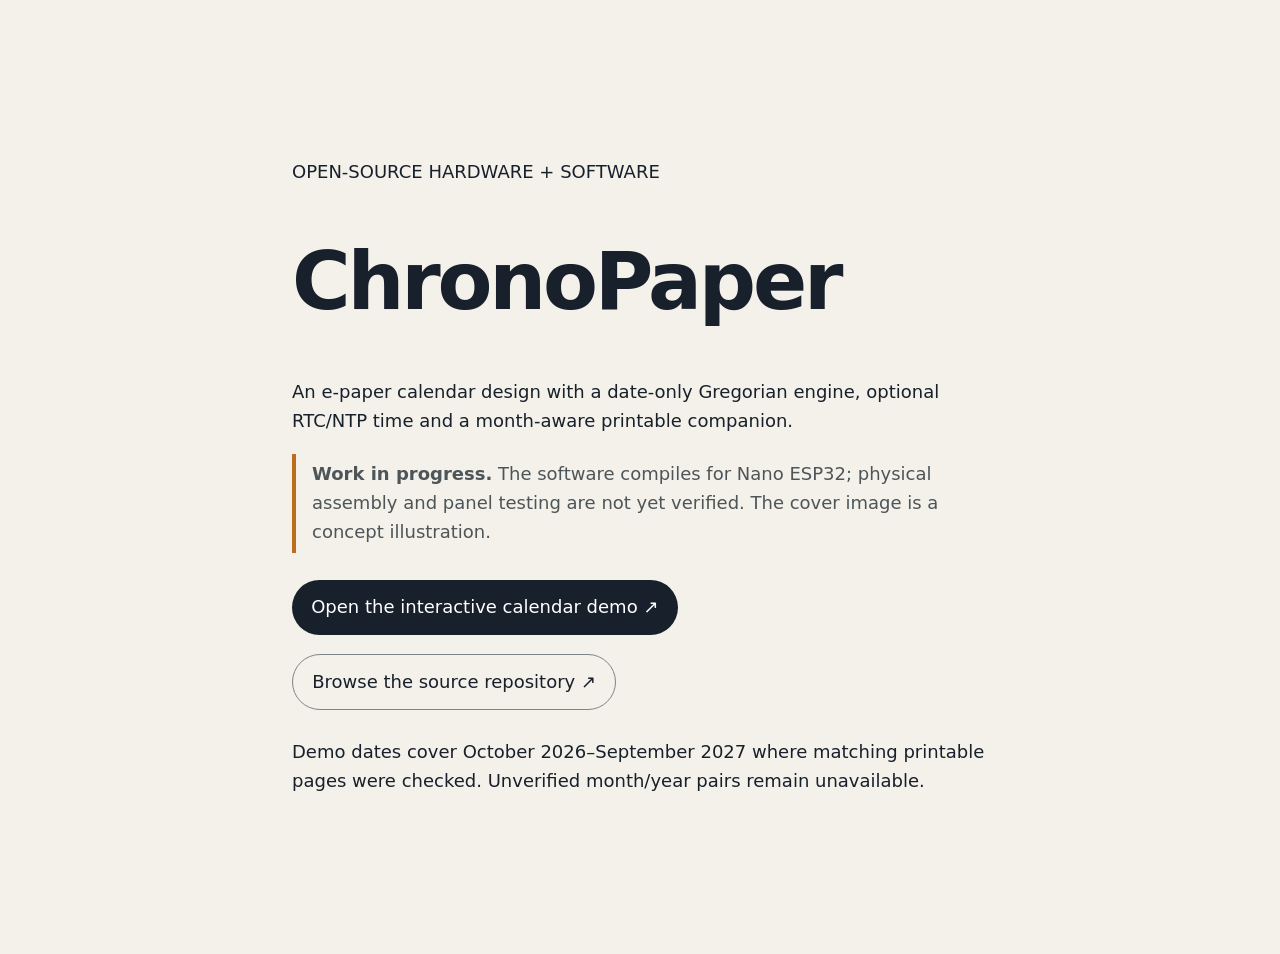
<file: index.html>
<!doctype html><html lang="en"><meta charset="utf-8"><meta name="viewport" content="width=device-width,initial-scale=1"><title>ChronoPaper | Open-source calendar demo</title><meta name="description" content="Explore the ChronoPaper date engine and printable resource navigator."><style>*{box-sizing:border-box}body{margin:0;background:#f3f1e9;color:#17202b;font:18px/1.6 system-ui,sans-serif}main{max-width:760px;margin:12vh auto;padding:2rem}h1{font-size:clamp(2.5rem,8vw,5rem);line-height:1.05;letter-spacing:-.04em}a{display:inline-block;margin:.6rem .5rem .6rem 0;padding:.8rem 1.2rem;border-radius:999px;background:#17202b;color:#fff;text-decoration:none}a.secondary{background:transparent;color:#17202b;border:1px solid #7c858a}.status{border-left:4px solid #bb6e1e;padding:.4rem 1rem;color:#4d5559}</style><main><p>OPEN-SOURCE HARDWARE + SOFTWARE</p><h1>ChronoPaper</h1><p>An e-paper calendar design with a date-only Gregorian engine, optional RTC/NTP time and a month-aware printable companion.</p><p class="status"><strong>Work in progress.</strong> The software compiles for Nano ESP32; physical assembly and panel testing are not yet verified. The cover image is a concept illustration.</p><a href="web-demo/">Open the interactive calendar demo ↗</a><a class="secondary" href="https://github.com/mateopedersen/chronopaper-arduino-calendar">Browse the source repository ↗</a><p>Demo dates cover October 2026–September 2027 where matching printable pages were checked. Unverified month/year pairs remain unavailable.</p></main></html>
</file>
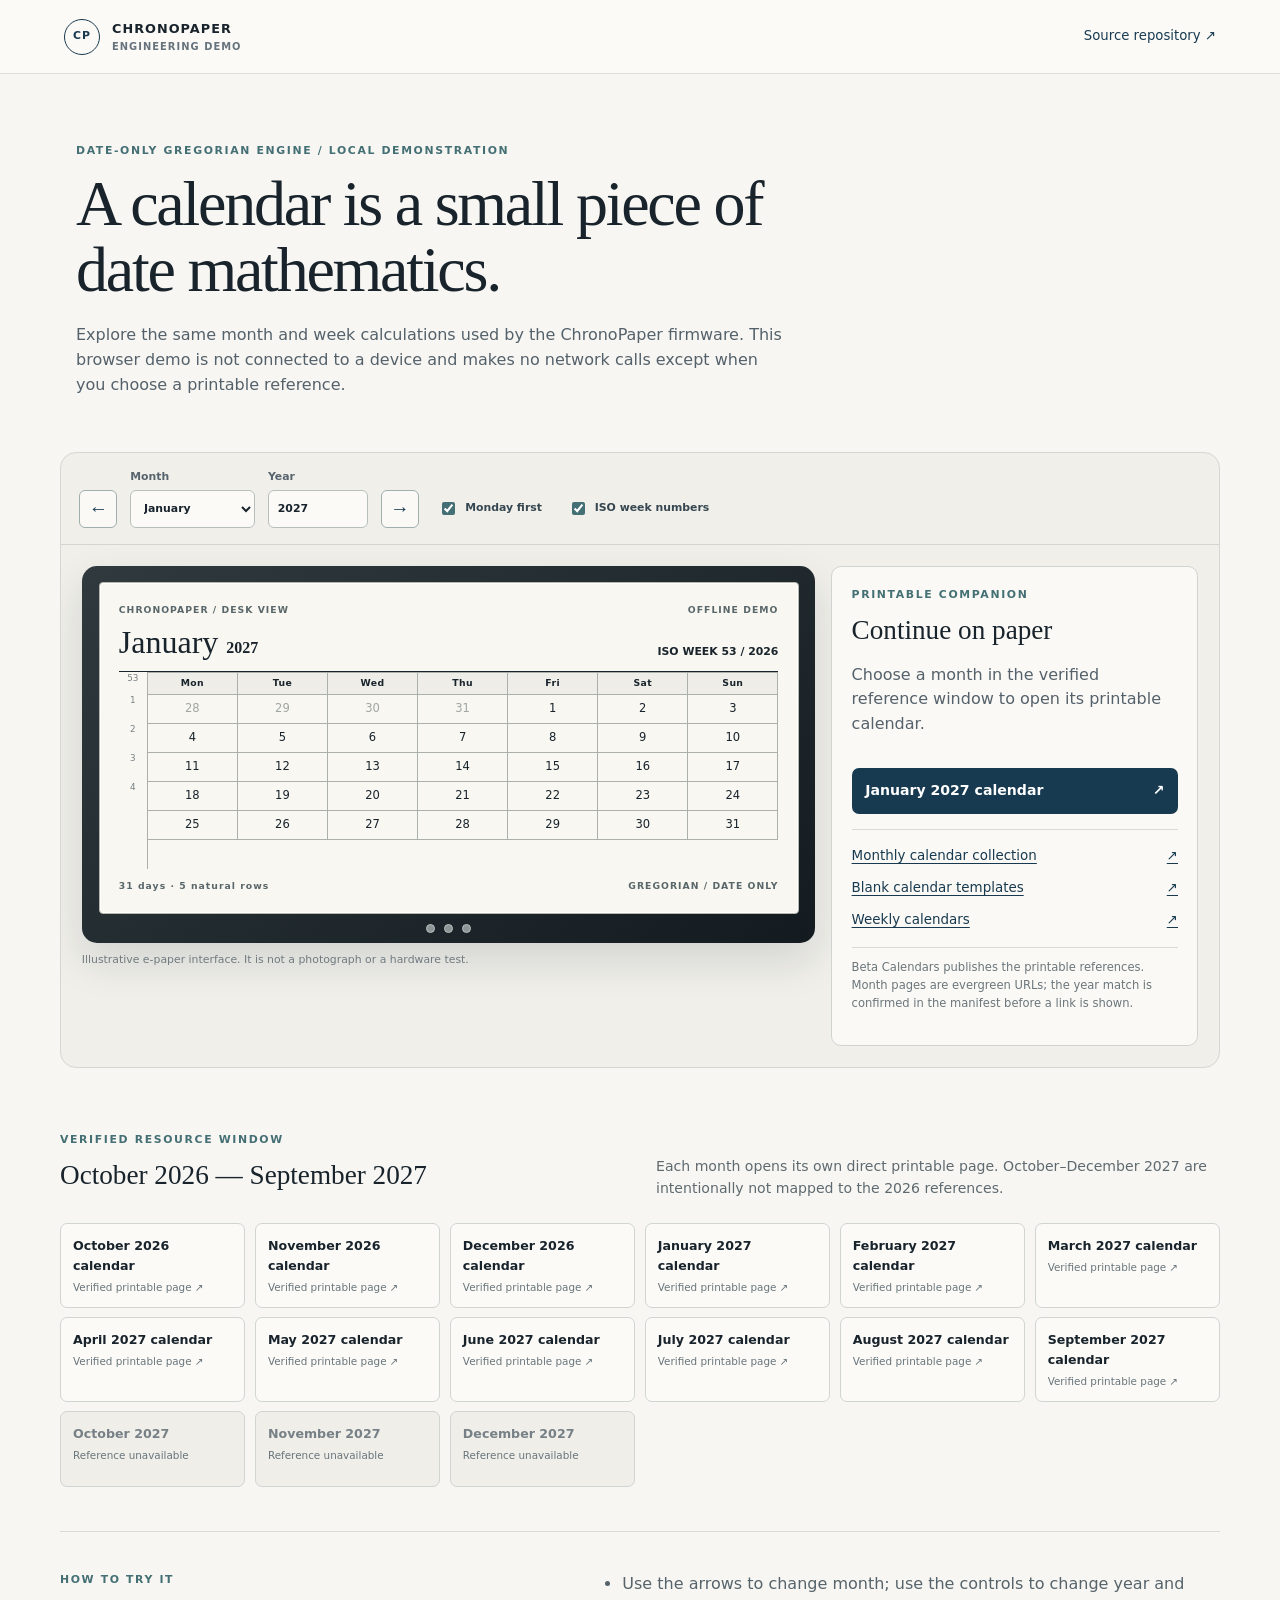
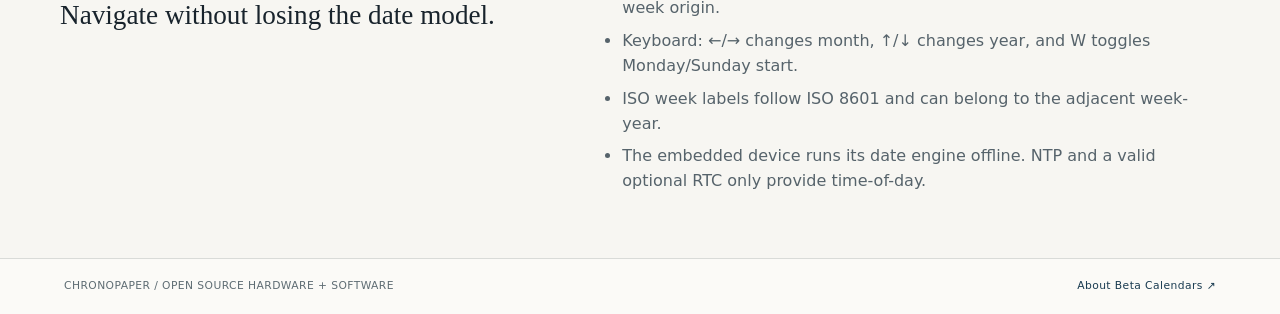
<file: web-demo/index.html>
<!doctype html>
<html lang="en">
<head>
  <meta charset="utf-8">
  <meta name="viewport" content="width=device-width, initial-scale=1">
  <meta name="description" content="Try ChronoPaper's date-only Gregorian calendar engine and browse verified printable references from October 2026 through September 2027.">
  <title>ChronoPaper — Calendar Engine Demo</title>
  <link rel="stylesheet" href="style.css">
  <script src="app.js" defer></script>
</head>
<body>
  <header class="topbar">
    <a class="brand" href="#top" aria-label="ChronoPaper home"><span class="brand-mark">CP</span><span>CHRONOPAPER <small>ENGINEERING DEMO</small></span></a>
    <a class="repo-link" href="https://github.com/mateopedersen/chronopaper-arduino-calendar" rel="noopener noreferrer" target="_blank">Source repository <span aria-hidden="true">↗</span></a>
  </header>
  <main id="top">
    <section class="intro">
      <p class="eyebrow">DATE-ONLY GREGORIAN ENGINE / LOCAL DEMONSTRATION</p>
      <h1>A calendar is a small piece of date mathematics.</h1>
      <p>Explore the same month and week calculations used by the ChronoPaper firmware. This browser demo is not connected to a device and makes no network calls except when you choose a printable reference.</p>
    </section>

    <section class="workbench" aria-labelledby="calendar-heading">
      <div class="controls" aria-label="Calendar controls">
        <button id="previous" class="icon-button" type="button" aria-label="Previous month">←</button>
        <label>Month<select id="month" aria-label="Month"></select></label>
        <label>Year<input id="year" type="number" min="1" max="9999" value="2027" aria-label="Year"></label>
        <button id="next" class="icon-button" type="button" aria-label="Next month">→</button>
        <label class="switch-label"><input id="monday" type="checkbox" checked> Monday first</label>
        <label class="switch-label"><input id="iso" type="checkbox" checked> ISO week numbers</label>
      </div>

      <div class="content-grid">
        <section class="device" aria-labelledby="calendar-heading">
          <div class="device-shell">
            <div class="screen">
              <div class="screen-top"><span>CHRONOPAPER / DESK VIEW</span><span id="mode-label">OFFLINE DEMO</span></div>
              <div class="screen-title"><div><h2 id="calendar-heading">January</h2><span id="year-label">2027</span></div><span class="screen-date" id="selected-week">ISO WEEK —</span></div>
              <div class="calendar-wrap">
                <div id="week-column" class="week-column" aria-hidden="true"></div>
                <div id="calendar" class="calendar-grid" role="grid" aria-label="Month calendar"></div>
              </div>
              <div class="screen-footer"><span id="month-summary">31 days · 5 rows</span><span>GREGORIAN / DATE ONLY</span></div>
            </div>
            <div class="hardware-controls" aria-hidden="true"><span></span><span></span><span></span></div>
          </div>
          <p class="device-caption">Illustrative e-paper interface. It is not a photograph or a hardware test.</p>
        </section>

        <aside class="resource-panel" aria-labelledby="resource-title">
          <p class="eyebrow">PRINTABLE COMPANION</p>
          <h2 id="resource-title">Continue on paper</h2>
          <p id="resource-copy">Choose a month in the verified reference window to open its printable calendar.</p>
          <div id="resource-action" class="resource-action" aria-live="polite"></div>
          <div class="resource-links">
            <a href="https://www.betacalendars.com/monthly-calendar" target="_blank" rel="noopener noreferrer">Monthly calendar collection <span>↗</span></a>
            <a href="https://www.betacalendars.com/blank-calendar" target="_blank" rel="noopener noreferrer">Blank calendar templates <span>↗</span></a>
            <a href="https://www.betacalendars.com/weekly-calendar" target="_blank" rel="noopener noreferrer">Weekly calendars <span>↗</span></a>
          </div>
          <p class="small-note">Beta Calendars publishes the printable references. Month pages are evergreen URLs; the year match is confirmed in the manifest before a link is shown.</p>
        </aside>
      </div>
    </section>

    <section class="sequence" aria-labelledby="sequence-title">
      <div><p class="eyebrow">VERIFIED RESOURCE WINDOW</p><h2 id="sequence-title">October 2026 — September 2027</h2></div>
      <p>Each month opens its own direct printable page. October–December 2027 are intentionally not mapped to the 2026 references.</p>
      <div id="sequence" class="sequence-grid"></div>
    </section>
    <section class="notes">
      <div><p class="eyebrow">HOW TO TRY IT</p><h2>Navigate without losing the date model.</h2></div>
      <ul>
        <li>Use the arrows to change month; use the controls to change year and week origin.</li>
        <li>Keyboard: ←/→ changes month, ↑/↓ changes year, and W toggles Monday/Sunday start.</li>
        <li>ISO week labels follow ISO 8601 and can belong to the adjacent week-year.</li>
        <li>The embedded device runs its date engine offline. NTP and a valid optional RTC only provide time-of-day.</li>
      </ul>
    </section>
  </main>
  <footer><span>CHRONOPAPER / OPEN SOURCE HARDWARE + SOFTWARE</span><a href="https://www.betacalendars.com/" target="_blank" rel="noopener noreferrer">About Beta Calendars ↗</a></footer>
</body>
</html>
</file>
<file: web-demo/style.css>
:root{color-scheme:light;--ink:#18232c;--muted:#66737d;--paper:#f1efe9;--line:#c6c8c5;--navy:#183a50;--teal:#446f74;--amber:#d29c53;--screen:#f8f7f1;--white:#fff}*{box-sizing:border-box}body{margin:0;background:#f7f6f2;color:var(--ink);font:16px/1.55 Inter,ui-sans-serif,system-ui,-apple-system,BlinkMacSystemFont,"Segoe UI",sans-serif}a{color:inherit}.topbar{height:74px;padding:0 clamp(1rem,5vw,5rem);display:flex;align-items:center;justify-content:space-between;border-bottom:1px solid #dcdedc;background:#fbfaf7}.brand{display:flex;align-items:center;gap:.75rem;text-decoration:none;font-size:.8rem;font-weight:750;letter-spacing:.08em}.brand small{display:block;color:var(--muted);font-size:.62rem;font-weight:600}.brand-mark{width:36px;height:36px;display:grid;place-items:center;border:1.5px solid var(--navy);border-radius:50%;font-size:.68rem;color:var(--navy)}.repo-link{font-size:.83rem;color:var(--navy);text-decoration:none}.intro,main{width:min(1160px,calc(100% - 2rem));margin-inline:auto}.intro{padding:4.3rem 0 2.4rem;max-width:850px;margin-left:max(calc((100% - 1160px)/2),1rem)}.eyebrow{margin:0 0 .7rem;color:var(--teal);font-size:.68rem;font-weight:750;letter-spacing:.15em}.intro h1{max-width:700px;margin:0;font-family:Georgia,"Times New Roman",serif;font-size:clamp(2.4rem,5vw,4.4rem);font-weight:500;line-height:1.04;letter-spacing:-.035em}.intro>p:last-child{max-width:710px;color:#54616b;margin-top:1.2rem}.workbench{border:1px solid #d5d7d4;background:#f0efea;border-radius:16px;overflow:hidden}.controls{display:flex;align-items:end;gap:.8rem;flex-wrap:wrap;padding:1rem 1.15rem;border-bottom:1px solid #d3d5d2}.controls label{display:grid;gap:.25rem;font-size:.68rem;font-weight:700;color:#56636d}.controls select,.controls input[type=number]{height:38px;border:1px solid #b7bfbd;border-radius:6px;background:#fbfaf7;padding:.4rem .55rem;font:inherit;color:var(--ink)}.controls select{min-width:125px}.controls input[type=number]{width:100px}.icon-button{width:38px;height:38px;border:1px solid #9faeaf;border-radius:6px;background:#faf9f5;color:var(--navy);font-size:1.2rem;cursor:pointer}.switch-label{display:flex!important;align-items:center;gap:.45rem!important;height:38px!important;padding-inline:.4rem;color:#364751!important}.switch-label input{accent-color:var(--teal)}.content-grid{display:grid;grid-template-columns:minmax(0,1.6fr) minmax(280px,.8fr);gap:1rem;padding:1.3rem}.device{margin:0}.device-shell{min-height:370px;padding:1.05rem 1.05rem .6rem;border-radius:15px;background:linear-gradient(145deg,#303a3e,#131b20);box-shadow:0 18px 40px #17232c22}.screen{min-height:322px;padding:1.2rem;background:var(--screen);border:1px solid #b5b7af;border-radius:4px;box-shadow:inset 0 0 0 1px #ffffff}.screen-top,.screen-footer{display:flex;justify-content:space-between;gap:.5rem;font-size:.58rem;font-weight:750;letter-spacing:.11em;color:#59666a}.screen-title{display:flex;align-items:end;justify-content:space-between;padding:.55rem 0 .65rem;border-bottom:1px solid var(--ink)}.screen-title h2{display:inline;margin:0 .5rem 0 0;font:500 clamp(1.3rem,3vw,2rem)/1 Georgia,serif}.screen-title>div>span{font:700 1rem Georgia,serif}.screen-date{font-size:.68rem;font-weight:700}.calendar-wrap{display:grid;grid-template-columns:28px 1fr;gap:0}.week-column{display:grid;grid-template-rows:22px repeat(6,29px);text-align:center;font-size:.55rem;color:#788184}.calendar-grid{display:grid;grid-template-columns:repeat(7,minmax(0,1fr));grid-template-rows:22px repeat(6,29px);border-left:1px solid #abb0ad;border-top:1px solid #abb0ad}.calendar-cell{display:grid;place-items:center;border-right:1px solid #abb0ad;border-bottom:1px solid #abb0ad;font-size:.72rem}.calendar-cell.weekday{font-size:.58rem;font-weight:800;letter-spacing:.04em;background:#eeede7}.calendar-cell.outside{color:#a0a6a4}.calendar-cell.today{position:relative;font-weight:800;color:#132e40}.calendar-cell.today:after{content:"";position:absolute;inset:3px;border:1px solid var(--amber);border-radius:50%}.screen-footer{padding-top:.65rem}.hardware-controls{display:flex;justify-content:center;gap:.55rem;padding-top:.65rem}.hardware-controls span{width:9px;height:9px;border-radius:50%;background:#8c9696;border:1px solid #b7c1c0}.device-caption{margin:.55rem 0 0;color:#707a80;font-size:.68rem}.resource-panel{padding:1.3rem 1.2rem;border:1px solid #d0d4d0;border-radius:10px;background:#faf9f5}.resource-panel h2,.sequence h2,.notes h2{margin:0 0 .5rem;font:500 1.7rem/1.15 Georgia,serif}.resource-panel>p:not(.eyebrow):not(.small-note){color:#55616b}.resource-action{min-height:76px;display:flex;align-items:center}.resource-action a{display:flex;width:100%;align-items:center;justify-content:space-between;padding:.75rem .85rem;background:var(--navy);color:white;border-radius:7px;text-decoration:none;font-size:.88rem;font-weight:700}.resource-action a:hover{background:#245975}.resource-action .unavailable{padding:.7rem .85rem;border-left:3px solid var(--amber);background:#f3ede1;font-size:.84rem}.resource-links{display:grid;gap:.7rem;padding:1rem 0;border-top:1px solid #d7dad6;border-bottom:1px solid #d7dad6}.resource-links a{display:flex;justify-content:space-between;gap:.5rem;color:var(--navy);font-size:.84rem;text-decoration-thickness:1px;text-underline-offset:3px}.small-note{color:#6b767c;font-size:.72rem}.sequence{display:grid;grid-template-columns:1fr 1fr;gap:.5rem 2rem;align-items:end;padding:4rem 0 2.7rem}.sequence>p{margin:0;color:#5e6a70;font-size:.88rem}.sequence-grid{grid-column:1/-1;display:grid;grid-template-columns:repeat(6,minmax(0,1fr));gap:.6rem;margin-top:1rem}.sequence-grid a,.sequence-grid .not-available{min-height:76px;padding:.75rem;border:1px solid #d0d5d1;border-radius:7px;background:#fbfaf7;text-decoration:none}.sequence-grid a:hover{border-color:var(--teal);transform:translateY(-1px)}.sequence-grid strong,.sequence-grid small{display:block}.sequence-grid strong{font-size:.79rem}.sequence-grid small{margin-top:.2rem;color:#68757b;font-size:.65rem}.sequence-grid .not-available{color:#778086;background:#efeee9}.notes{display:grid;grid-template-columns:1fr 1.2fr;gap:2rem;padding:2.5rem 0 4rem;border-top:1px solid #d9dbd8}.notes ul{margin:0;padding-left:1.1rem;color:#56636b}.notes li+li{margin-top:.5rem}footer{display:flex;justify-content:space-between;gap:1rem;padding:1.2rem clamp(1rem,5vw,5rem);border-top:1px solid #d9dbd8;background:#fbfaf7;color:#5e6c73;font-size:.67rem;letter-spacing:.04em}footer a{color:var(--navy);text-decoration:none}@media(max-width:850px){.content-grid{grid-template-columns:1fr}.resource-panel{display:grid;grid-template-columns:1fr 1fr;column-gap:1.4rem}.resource-panel .eyebrow,.resource-panel h2,.resource-panel>p,.resource-action,.resource-links,.small-note{grid-column:auto}.resource-panel .eyebrow,.resource-panel h2,.resource-panel>p,.small-note{grid-column:1/-1}.resource-links{grid-column:1/-1}.sequence-grid{grid-template-columns:repeat(4,minmax(0,1fr))}}@media(max-width:580px){.topbar{height:62px}.intro{padding-top:3rem}.controls{gap:.55rem}.controls .switch-label{height:auto!important}.content-grid{padding:.7rem}.device-shell{padding:.55rem .55rem .5rem}.screen{padding:.8rem .55rem;min-height:290px}.calendar-wrap{grid-template-columns:22px 1fr}.calendar-grid{grid-template-rows:20px repeat(6,26px)}.week-column{grid-template-rows:20px repeat(6,26px)}.calendar-cell{font-size:.62rem}.calendar-cell.weekday{font-size:.5rem}.screen-top{font-size:.47rem}.screen-date{font-size:.58rem}.screen-footer{font-size:.48rem}.sequence{grid-template-columns:1fr}.sequence-grid{grid-template-columns:repeat(2,minmax(0,1fr))}.notes{grid-template-columns:1fr;gap:1rem}footer{flex-direction:column}}
</file>
